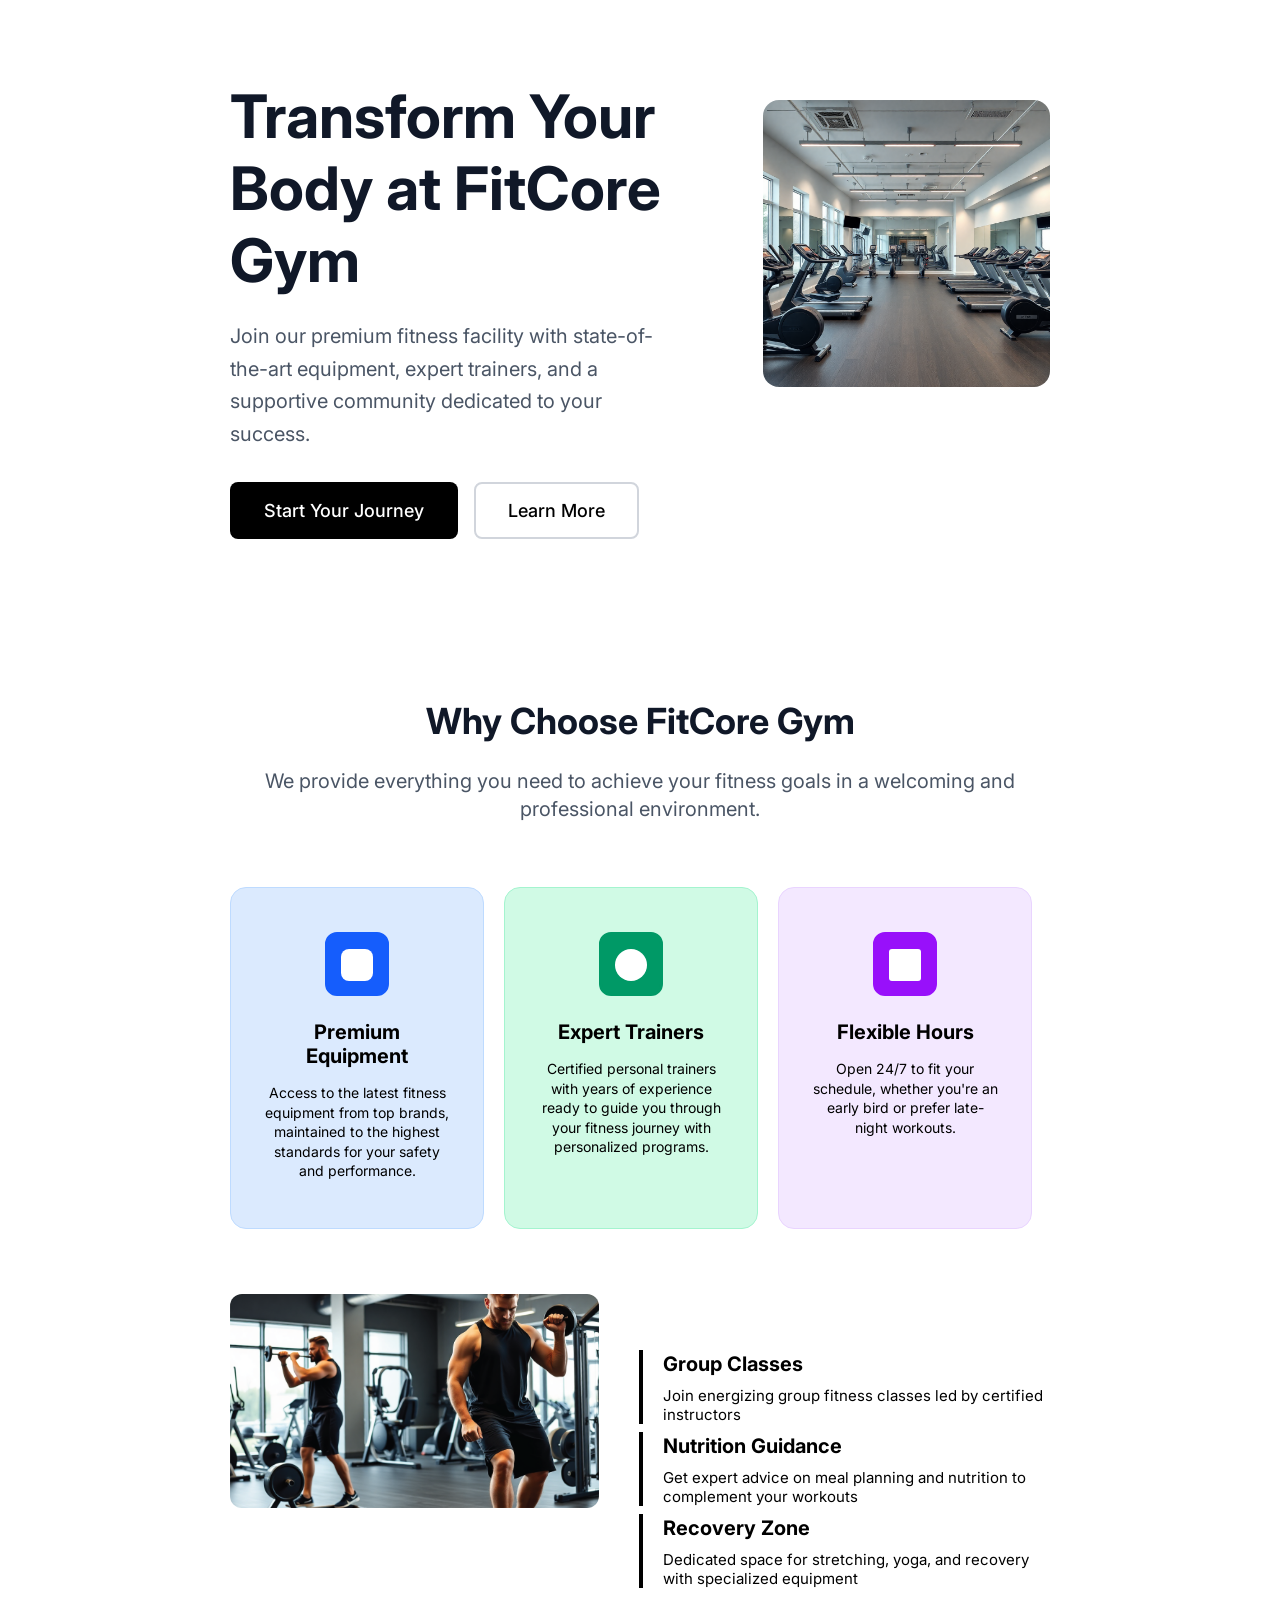
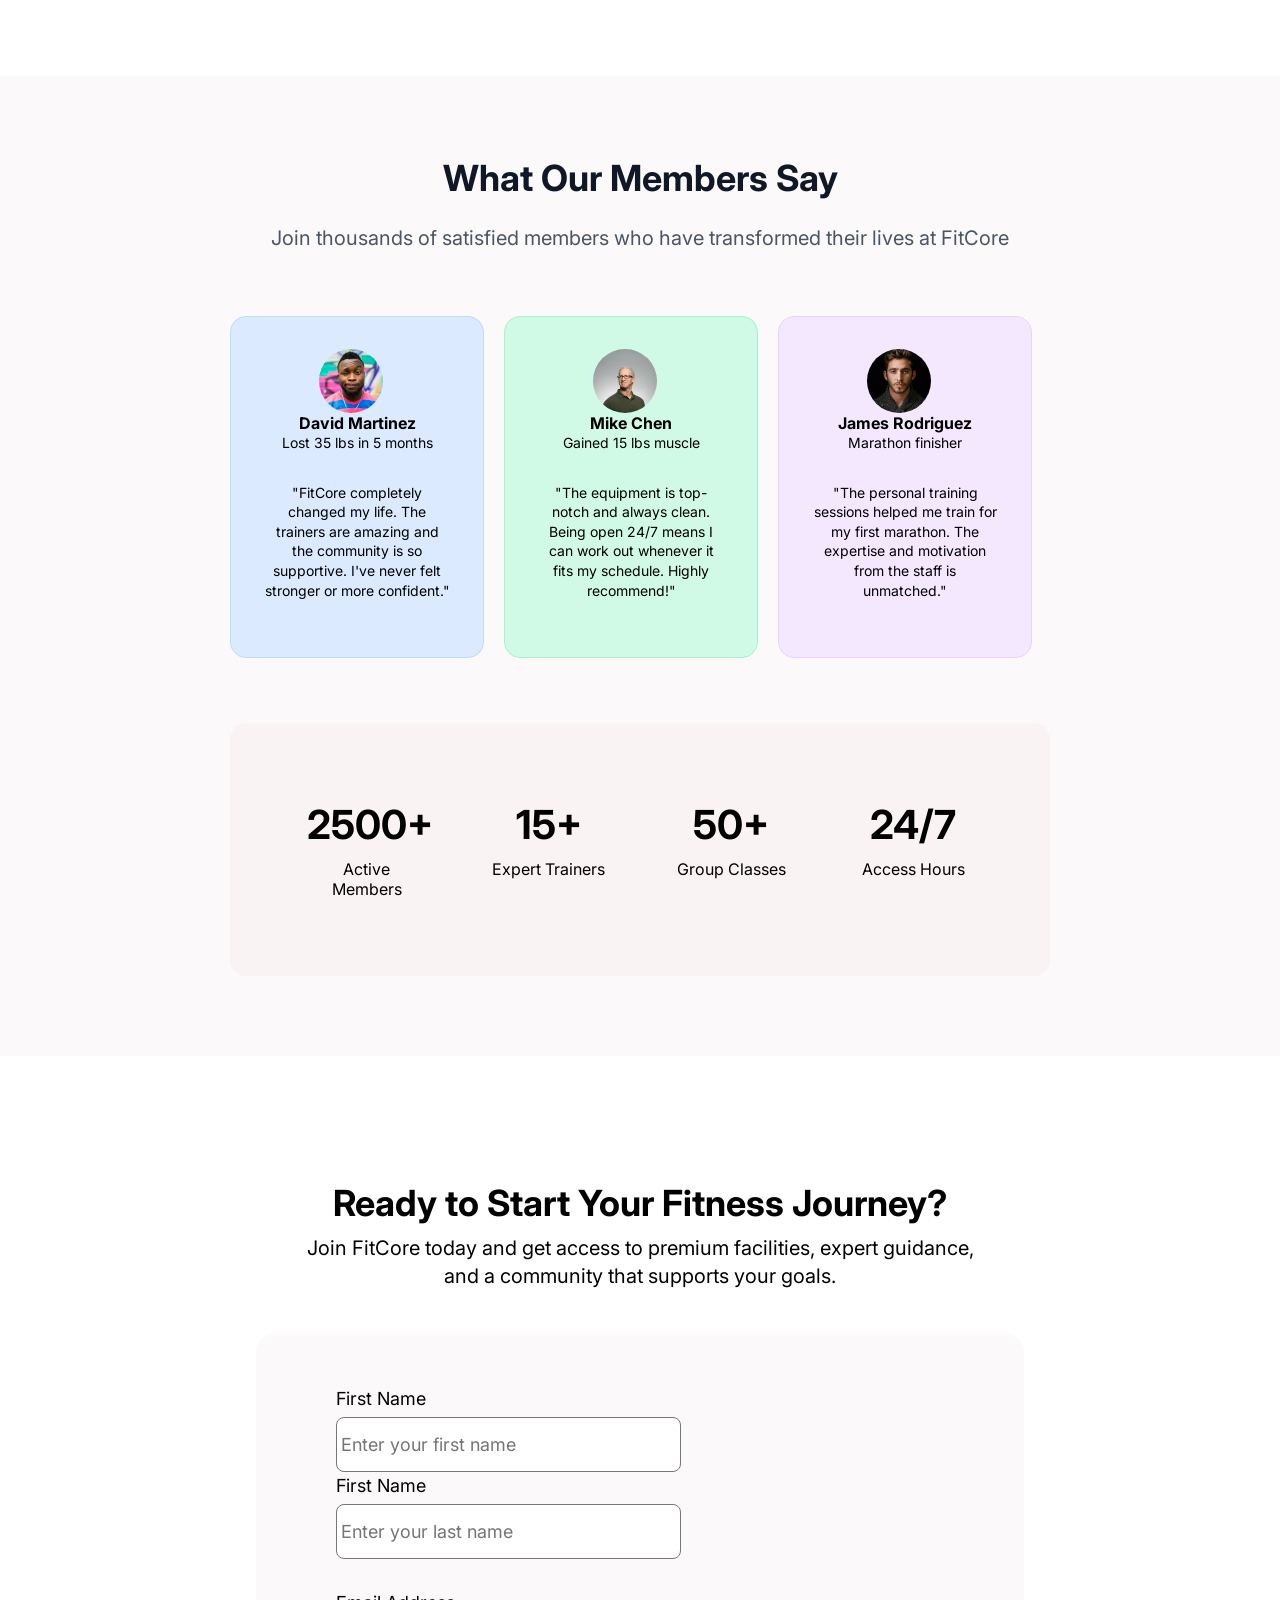
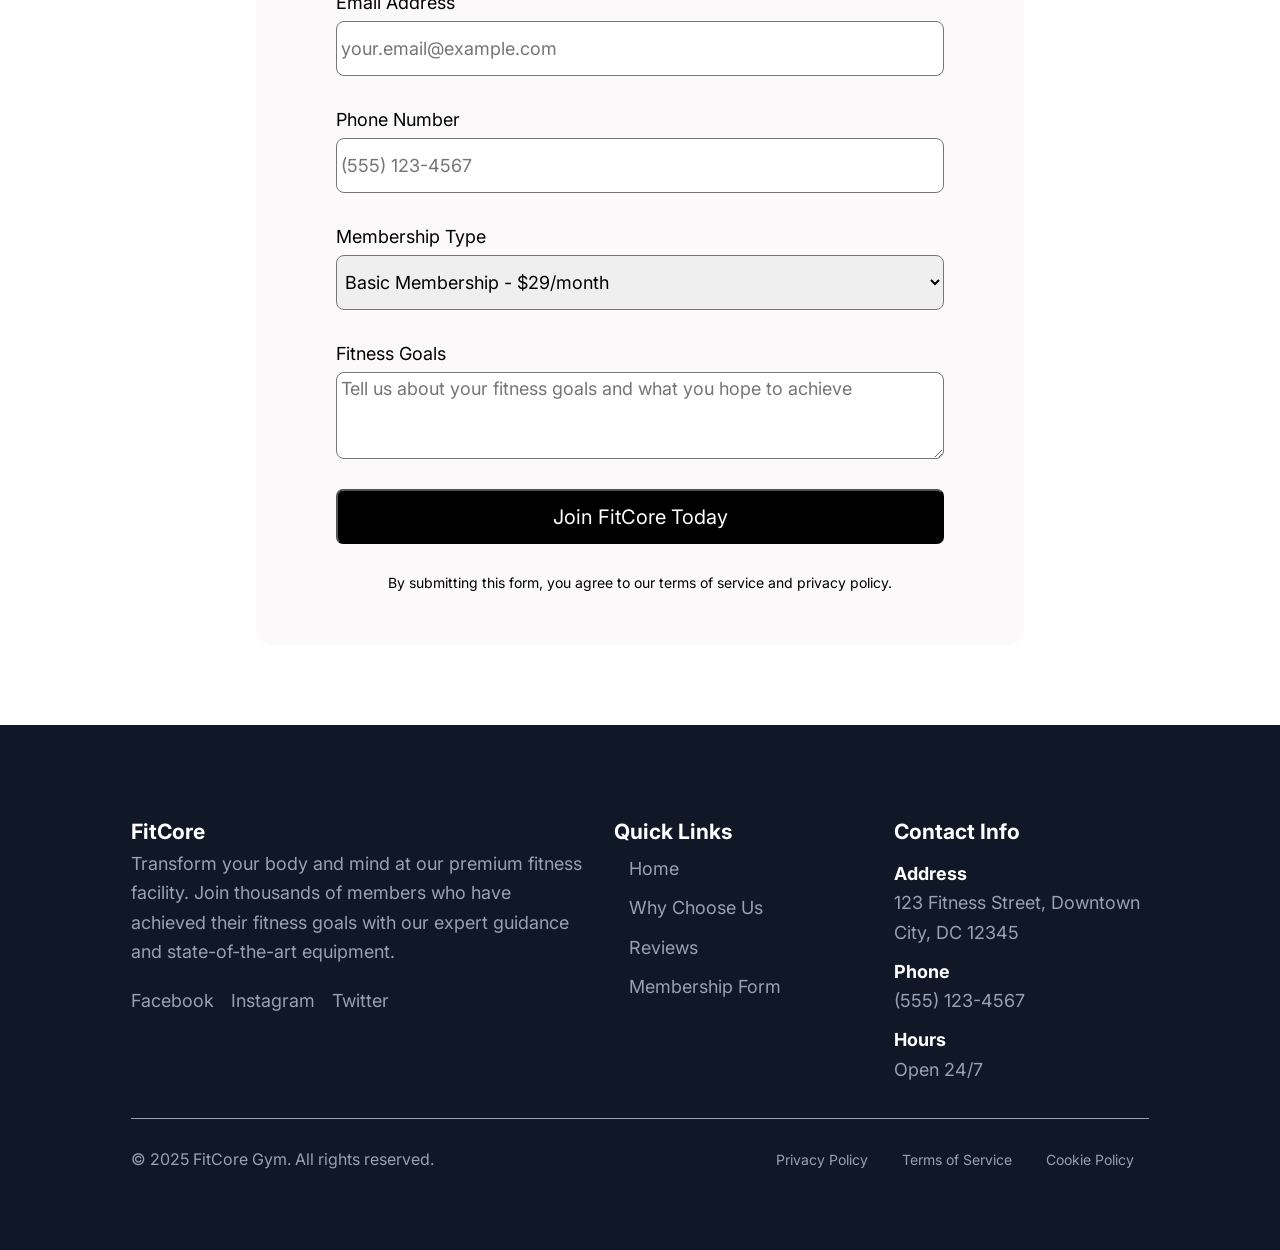
<file: index.html>
<html>
  <head>
    <link rel="preconnect" href="https://fonts.googleapis.com" />
    <link rel="preconnect" href="https://fonts.gstatic.com" crossorigin />
    <link
      href="https://fonts.googleapis.com/css2?family=Inter:ital,opsz,wght@0,14..32,100..900;1,14..32,100..900&display=swap"
      rel="stylesheet"
    />
    <link rel="stylesheet" href="css/index.css" />
  </head>

  <body>
    <!-- section1 -->

    <div class="section1">
      <div class="container">
        <div class="parent-section1">
          <div class="left-section1 float-left">
            <h1>Transform Your Body at FitCore Gym</h1>
            <p>
              Join our premium fitness facility with state-of-the-art equipment,
              expert trainers, and a supportive community dedicated to your
              success.
            </p>
            <div class="button">
              <button class="btn-black">Start Your Journey</button>
              <button class="btn-white">Learn More</button>
            </div>
          </div>
          <div class="right-section1 float-right">
            <img
              src="images/hero-section-img.png"
              alt=""
              class="border-radius"
            />
          </div>
          <div class="clr"></div>
        </div>
      </div>
    </div>

    <!-- section2 -->

    <div class="section2">
      <div class="container">
        <div class="title">
          <h2>Why Choose FitCore Gym</h2>
          <p>
            We provide everything you need to achieve your fitness goals in a
            welcoming and professional environment.
          </p>
        </div>
        <div class="parent-section2">
          <div class="card float-left bg-blue">
            <div class="shep pg-shap-blue">
              <div class="inner inner-white"></div>
            </div>

            <h3>Premium Equipment</h3>
            <p>
              Access to the latest fitness equipment from top brands, maintained
              to the highest standards for your safety and performance.
            </p>
          </div>

          <div class="card float-left margen-inline bg-green">
            <div class="shep pg-shap-green">
              <div class="inner inner-green"></div>
            </div>

            <h3>Expert Trainers</h3>
            <p>
              Certified personal trainers with years of experience ready to
              guide you through your fitness journey with personalized programs.
            </p>
          </div>

          <div class="card float-left bg-purple">
            <div class="shep pg-shap-purple">
              <div class="inner inner-purple"></div>
            </div>

            <h3>Flexible Hours</h3>
            <p>
              Open 24/7 to fit your schedule, whether you're an early bird or
              prefer late-night workouts.
            </p>
          </div>
          <div class="clr"></div>
        </div>

        <div class="parent-section2-2">
          <div class="left-child float-left">
            <img src="images/why-choose-us.png" alt="" />
          </div>

          <div class="right-child float-left">
            <h3>More Than Just a Gym</h3>
            <div class="parent-porder">
              <h4>Group Classes</h4>
              <p>
                Join energizing group fitness classes led by certified
                instructors
              </p>
            </div>

            <div class="parent-porder">
              <h4>Nutrition Guidance</h4>
              <p>
                Get expert advice on meal planning and nutrition to complement
                your workouts
              </p>
            </div>

            <div class="parent-porder">
              <h4>Recovery Zone</h4>
              <p>
                Dedicated space for stretching, yoga, and recovery with
                specialized equipment
              </p>
            </div>
          </div>
          <div class="clr"></div>
        </div>
      </div>
    </div>

    <!-- section3 -->

    <div class="section3">
      <div class="container">
        <div class="title">
          <h2>What Our Members Say</h2>
          <p>
            Join thousands of satisfied members who have transformed their lives
            at FitCore
          </p>
        </div>

        <div class="parent-section3">
          <div class="card bg-blue float-left">
            <div class="meta">
              <div class="meta-img">
                <img src="images/avatar-1.jpg" alt="downlod" />
              </div>
              <div class="meta-tixt">
                <h4>David Martinez</h4>
                <p>Lost 35 lbs in 5 months</p>
              </div>
              <p>
                "FitCore completely changed my life. The trainers are amazing
                and the community is so supportive. I've never felt stronger or
                more confident."
              </p>
            </div>
          </div>
          <div class="card bg-green float-left margen-inline">
            <div class="meta">
              <div class="meta-img">
                <img src="images/avatar-2.jpg" alt="downlod" />
              </div>
              <div class="meta-tixt">
                <h4>Mike Chen</h4>
                <p>Gained 15 lbs muscle</p>
              </div>
              <p>
                "The equipment is top-notch and always clean. Being open 24/7
                means I can work out whenever it fits my schedule. Highly
                recommend!"
              </p>
            </div>
          </div>
          <div class="card bg-purple float-left">
            <div class="meta">
              <div class="meta-img">
                <img src="images/avatar-3.jpg" alt="downlod" />
              </div>
              <div class="meta-tixt">
                <h4>James Rodriguez</h4>
                <p>Marathon finisher</p>
              </div>
              <p>
                "The personal training sessions helped me train for my first
                marathon. The expertise and motivation from the staff is
                unmatched."
              </p>
            </div>
          </div>
          <div class="clr"></div>
        </div>

        <div class="section3-3">
          <div class="container-section3-3">
            <div class="carded float-left">
              <div class="number">2500+</div>
              <p>Active Members</p>
            </div>
            <div class="carded float-left">
              <div class="number">15+</div>
              <p>Expert Trainers</p>
            </div>
            <div class="carded float-left">
              <div class="number">50+</div>
              <p>Group Classes</p>
            </div>
            <div class="carded float-left">
              <div class="number">24/7</div>
              <p>Access Hours</p>
            </div>

            <div class="clr"></div>
          </div>
        </div>
      </div>
    </div>

    <!-- section4 -->

    <div class="section4">
      <div class="container">
        <div class="tixt-section4">
          <h2>Ready to Start Your Fitness Journey?</h2>
          <p>
            Join FitCore today and get access to premium facilities, expert
            guidance, and a community that supports your goals.
          </p>
        </div>
        <div class="form-section4">
          <div class="container">
            <div class="parent-label">
              <div class="float-left">
                <label for="firstname" class="first-name">First Name</label>
                <input
                  type="text"
                  id="firstname"
                  class="input-fname"
                  placeholder="Enter your first name"
                />
              </div>
              <div class="float-left">
                <label for="lastname" class="last-name">First Name</label>
                <input
                  type="text"
                  id="lastname"
                  class="input-lname"
                  placeholder="Enter your last name"
                />
              </div>

              <div class="clr"></div>
            </div>
            <div class="cild-lable">
              <label for="email address" class="email">Email Address</label>
              <input
                type="email"
                id="email address"
                class="input-email"
                placeholder="your.email@example.com"
              />
            </div>
            <div>
              <label for="phone" class="phone">Phone Number</label>
              <input
                type="tel"
                id="phone"
                class="input-phone"
                placeholder="(555) 123-4567"
              />
            </div>
            <div>
              <label for="membership" class="membership">Membership Type</label>
              <select id="membership" name="membership" class="input-ship">
                <option value="basic">Basic Membership - $29/month</option>
                <option value="premium">Premium Membership - $49/month</option>
                <option value="vip">VIP Membership - $79/month</option>
              </select>
            </div>
            <div>
              <label for="goals" class="goals"> Fitness Goals </label>
              <textarea
                id="goals"
                name="goals"
                class="input-goals"
                placeholder="Tell us about your fitness goals and what you hope to achieve"
              ></textarea>
            </div>
            <div>
              <button type="submit" class="button2">Join FitCore Today</button>
            </div>

            <div class="text-p">
              <p>
                By submitting this form, you agree to our terms of service and
                privacy policy.
              </p>
            </div>
          </div>
        </div>
      </div>
    </div>

    <!-- section5 -->

    <div class="section5">
      <div class="container">
        <div class="left-section5 float-left">
          <h3>FitCore</h3>
          <p>
            Transform your body and mind at our premium fitness facility. Join
            thousands of members who have achieved their fitness goals with our
            expert guidance and state-of-the-art equipment.
          </p>
          <ul>
            <li>Facebook</li>
            <li>Instagram</li>
            <li>Twitter</li>
          </ul>
        </div>

        <div class="center-section5 float-left">
          <h3>Quick Links</h3>
          <ul>
            <li>Home</li>
            <li>Why Choose Us</li>
            <li>Reviews</li>
            <li>Membership Form</li>
          </ul>
        </div>

        <div class="right-section5 float-left">
          <h3>Contact Info</h3>
          <div class="Contact Info">
            <div class="address">
              <div><h4>Address</h4></div>
              <div>123 Fitness Street, Downtown City, DC 12345</div>
            </div>
            <div class="pnon">
              <div><h4>Phone</h4></div>
              <a href="tel:5551234567">(555) 123-4567</a>
            </div>
            <div class="Hours">
              <div><h4>Hours</h4></div>
              <div><p>Open 24/7</p></div>
            </div>
          </div>
        </div>
        <div class="clr"></div>


        <div class="parent-gym">

          <div class="gym float-left">
            <p class="text-gray">
              © 2025 FitCore Gym. All rights reserved.
            </p>
          </div>
            <div class="flex-space float-left">
              <a href="#" class="ancer">Privacy Policy</a>
              <a href="#" class="ancer">Terms of Service</a>
              <a href="#" class="ancer">Cookie Policy</a>
            </div>
          
          <div class="clr"></div>
        </div>







      </div>
    </div>
  </body>
</html>
</file>
<file: css/index.css>
/* utilitis */
* {
  margin: 0;
  font-family: "Inter", sans-serif;
  box-sizing: border-box;
}
.container {
  width:90%;
  margin-inline: auto;
}
img {
  width: 100%;
}
.float-left {
  float: left;
}
.float-right {
  float: right;
}
.clr {
  clear: both;
}
.border-radius {
  border-radius: 16px;
}
.margen-inline {
  margin-inline: 20px;
}
/* section1 */

.section1 {
  padding-block: 80px;
}
.parent-section1 {
  margin: auto;
  width: 80%;
}
.right-section1 {
  width: 35%;
  margin-top: 20px;
}
.left-section1 {
  width: 55%;
}

.left-section1 h1 {
  font-size: 60px;
  color: #101828;
  font-weight: 700;
  margin-bottom: 24px;
}
.left-section1 p {
  font-size: 20px;
  color: #4a5565;

  margin-bottom: 32px;
  line-height: 1.625;
}
.btn-black {
  padding: 16px 32px;
  border-radius: 8px;
  background-color: black;
  color: white;
  font-size: 18px;
  font-weight: 500;
  border-color: transparent;
  margin-right: 12px;
}
.btn-white {
  padding: 16px 32px;
  border-radius: 8px;
  background-color: white;
  border: 2px solid #d1d5dc;
  font-size: 18px;
  font-weight: 500;
}

/*///////////////////// section2 */
.container{
  margin-inline: auto
}
.section2 {
  padding-block: 80px;
}

.title {
  text-align: center;
  margin-bottom: 64px;
}
.title h2 {
  text-align: center;
  margin-bottom: 24px;
  color: #101828;
  font-size: 36px;
  font-weight: 700;
}
.title p {
  color: #4a5565;
  line-height: 1.4;
  font-size: 20px;
  max-width: 768px;
  margin: auto;
}
.parent-section2 {
  width: 80%;
  margin: auto;
  margin-bottom: 65px;
}
.card {
  text-align: center;
  width: 31%;
  padding: 32px;
  border-radius: 16px;
}
.card h3{
    font-size: 20px;
    margin-bottom: 15px;
    color: black;
}
.card p{
    font-size: 14px;
    line-height: 1.4;
    max-width:768px ;
}
.bg-blue {
  background-color: #dbeafe;
  border: 1px solid #bedbff;
  height: 38%;
}
.bg-green {
  background-color: #d0fae5;
  border: 1px solid #a4f4cf;
  height: 38%;
}
.bg-purple {
  background-color: #f3e8ff;
  border: 1px solid #e9d4ff;
  height: 38%;
}
.shep {
  width: 64px;
  height: 64px;
  text-align: center;
  border-radius: 12px;
}
.pg-shap-blue {
  background-color: #155dfc;
  margin-bottom: 24px;
   margin: 12px auto 24px;
   border: 3px  solid #155dfc;
}
.inner-white{
    background-color: white;
    width:32px ;
    height:32px ;
    border-radius: 8px;
    margin: 14px auto 0;
}
.pg-shap-green {
  background-color: #009966;
  margin-bottom: 24px;
 margin: 12px auto 24px;
 border: 3px  solid #009966;
}
.inner-green{
    background-color: white;
    width:32px ;
    height:32px ;
    border-radius: 50%;
    margin: 14px auto 0;
}
.pg-shap-purple {
  background-color: #9810fa;
  margin-bottom: 24px;
  margin: 12px auto 24px;
  border: 3px  solid #9810fa;
}
.inner-purple{
    background-color: white;
    width:32px ;
    height:32px ;
    border-radius: 3px;
    margin: 14px auto 0;
}


.parent-section2-2{
    
    width: 80%;
    margin: auto;
}

.parent-section2-2 img{
    border-radius: 12px;
    margin-bottom: 10px;

}

.left-child{
    width: 45%;
}

.right-child{
    width: 50%;
    margin-left:40px;

}

.right-child h3{
    font-size: 30px;
    line-height: 1.2;
    margin-bottom: 10px;
}
.right-child h4{
    font-size: 20px;
    font-weight: 700;
    line-height: 1.4;
    margin-top: 8px;
    margin-bottom:8px;

   
}
.right-child p {
    margin-bottom: 10px;
    box-sizing: border-box;
    font-size: 15px;
    margin-bottom:8px;
    
}

.parent-porder{
    border-left:4px solid black ;
    padding-left: 20px;
}
 
/*///////////////////// section3 */
.section3{
    background-color:#fbf9fa ;
    padding-block: 80px;
   
}
.parent-section3{
    width: 80%;
    margin: auto;
    
}
.meta-img,.meta-tixt{
    display: inline-block;
}
.meta-img{
    width: 64px;
    height: 64px;
    border-radius: 50%;
    overflow: hidden;
}

.meta-tixt{
    margin-bottom:30px ;
}
.meta-img{
    margin-right: 12px;
}


.section3-3{
    background-color:#f9f3f4;
    text-align: center;
    padding: 45px;
    border-radius: 16px;
    width: 80%;
    margin: auto;

}
.section3-3{
     margin-top:65px ;
    
}
.carded{
  text-align: center;
  width: 25%;
  padding: 32px;
  border-radius: 16px;
  border-color: #e2e8f0;
}
.number{
    font-size: 40px;
    font-weight: 700;
    margin-bottom: 10px;
}

/*///////////////////// section4 */

.section4{
     padding-block: 80px;
}
.tixt-section4{
    margin-top: 40px;
    text-align: center;

}
.tixt-section4 h2{
    font-weight: 700;
    margin-bottom: 4px;
    font-size: 36px;
    line-height: 1.5;
}

.tixt-section4 p{
    max-width: 672px;
    margin-inline: auto;
    font-size: 20px;
    line-height: 1.4;
}

.form-section4{
  display: block;
  width: 75%;
  margin-inline: auto;
  background-color: #fbf9fa;
  border-radius:16px ;
  padding: 4px;
}
.form-section4{
  margin-top: 45px;
  padding-top: 50px;
}

.first-name{
  display: block;
  font-size: 18px;
  line-height:1.55556 ;
  margin-bottom: 4px;

}

.input-fname{
  font-size: 18px;
  line-height:1.55556 ;
  padding-inline: 4px;
  border-style: solid;
  border-width: 1px;
  border-radius: 8px;
  width: 345px;
  height: 55px;
  margin-right: 25px;

 
}

.last-name{
  display: block;
  font-size: 18px;
  line-height:1.55556 ;
  margin-bottom: 4px;

}
.input-lname{
  font-size: 18px;
  line-height:1.55556 ;
  padding-inline: 4px;
  border-style: solid;
  border-width: 1px;
  border-radius: 8px;
  width: 345px;
  height: 55px;
  margin-bottom: 30px;
}
.email{
  display: block;
  font-size: 18px;
  line-height:1.55556 ;
  margin-bottom: 4px;

}
.input-email{
  font-size: 18px;
  line-height:1.55556 ;
  padding-inline: 4px;
  border-style: solid;
  border-width: 1px;
  border-radius: 8px;
  height: 55px;
  width: 100%;
  margin-bottom: 30px;
}

.phone{
  display: block;
  font-size: 18px;
  line-height:1.55556 ;
  margin-bottom: 4px;

}
.input-phone{
  font-size: 18px;
  line-height:1.55556 ;
  padding-inline: 4px;
  border-style: solid;
  border-width: 1px;
  border-radius: 8px;
  height: 55px;
  width: 100%;
  margin-bottom: 30px;
}

.membership{
  display: block;
  font-size: 18px;
  line-height:1.55556 ;
  margin-bottom: 4px;

}
.input-ship{
  font-size: 18px;
  line-height:1.55556 ;
  padding-inline: 4px;
  border-style: solid;
  border-width: 1px;
  border-radius: 8px;
  height: 55px;
  width: 100%;
  margin-bottom: 30px;
}


.goals{
  display: block;
  font-size: 18px;
  line-height:1.55556 ;
  margin-bottom: 4px;
}
.input-goals{
  font-size: 18px;
  line-height:1.55556 ;
  padding-inline: 4px;
  border-style: solid;
  border-width: 1px;
  border-radius: 8px;
  height: 87px;
  width: 100%;
}

.button2{
   background-color: black; 
  color: white;
  width: 100%;
  height: 55px;
  font-size: 20px;
  margin-bottom: 30px;
  margin-top: 30px;
  border-radius: 7px;
}
.text-p{
  text-align: center;
  font-size: 14px;
  margin-bottom: 50px;
}



/*///////////////////// section5 */


.section5{
  background-color: #101828;
  width: 100%;
  padding-inline: 4px;
  padding-block: 4px;
  padding-top: 80px;
  padding-bottom: 80px;
}
.container{

  width: 80%;
  

}
.left-section5{
width: 45%;
color: #99a1af;
font-size: 18px;
line-height:1.625 ;
margin-bottom: 4px;
tab-size: 4;


}

.center-section5{
width: 30%;
color: #99a1af;
font-size: 18px;
line-height:1.625 ;
margin-bottom: 4px;
tab-size: 4;
}
.center-section5 li{
  list-style: none;
  display: flex;
  padding-bottom: 10px;
}

.center-section5 h3{
  margin-left: 25px;
  color: white;
  padding-bottom: 5px;
}

.right-section5{

  width: 25%;
  color:#99a1af ;
  font-size: 18px;
  line-height:1.625 ;
  margin-bottom: 4px;
  tab-size: 4;
}

.left-section5 p{
  margin-bottom: 20px;
}
.left-section5 h3{
  color: white;
}

.right-section5 h4,h3{
  color: white;
  margin-top: 10px;

}
.right-section5 a{
  color:#99a1af ;
  text-decoration: none;
}

.left-section5 li{
display: flex;
list-style: none;
display: inline;
margin-right: 12px;
}
.left-section5 ul{
  padding: 0px;
}

.parent-gym{
  border-top:0.1px solid #99a1af;
  padding-top: 30px;
  padding-bottom: px;
  margin-top: 30px;
}
.gym{
  width: 50%;
  float: left;
  color: #99a1af;
}

.flex-space{
  width: 50%;
  float: left;
  color: #99a1af;
   text-align: right;
  
}

.flex-space a{
  display: inline-block;
  margin-left: 15px;
  text-decoration: none;
  color: #99a1af;
  font-size: 14px;
  margin-right: 15px;
  line-height: 1.42857;
 
}
</file>
